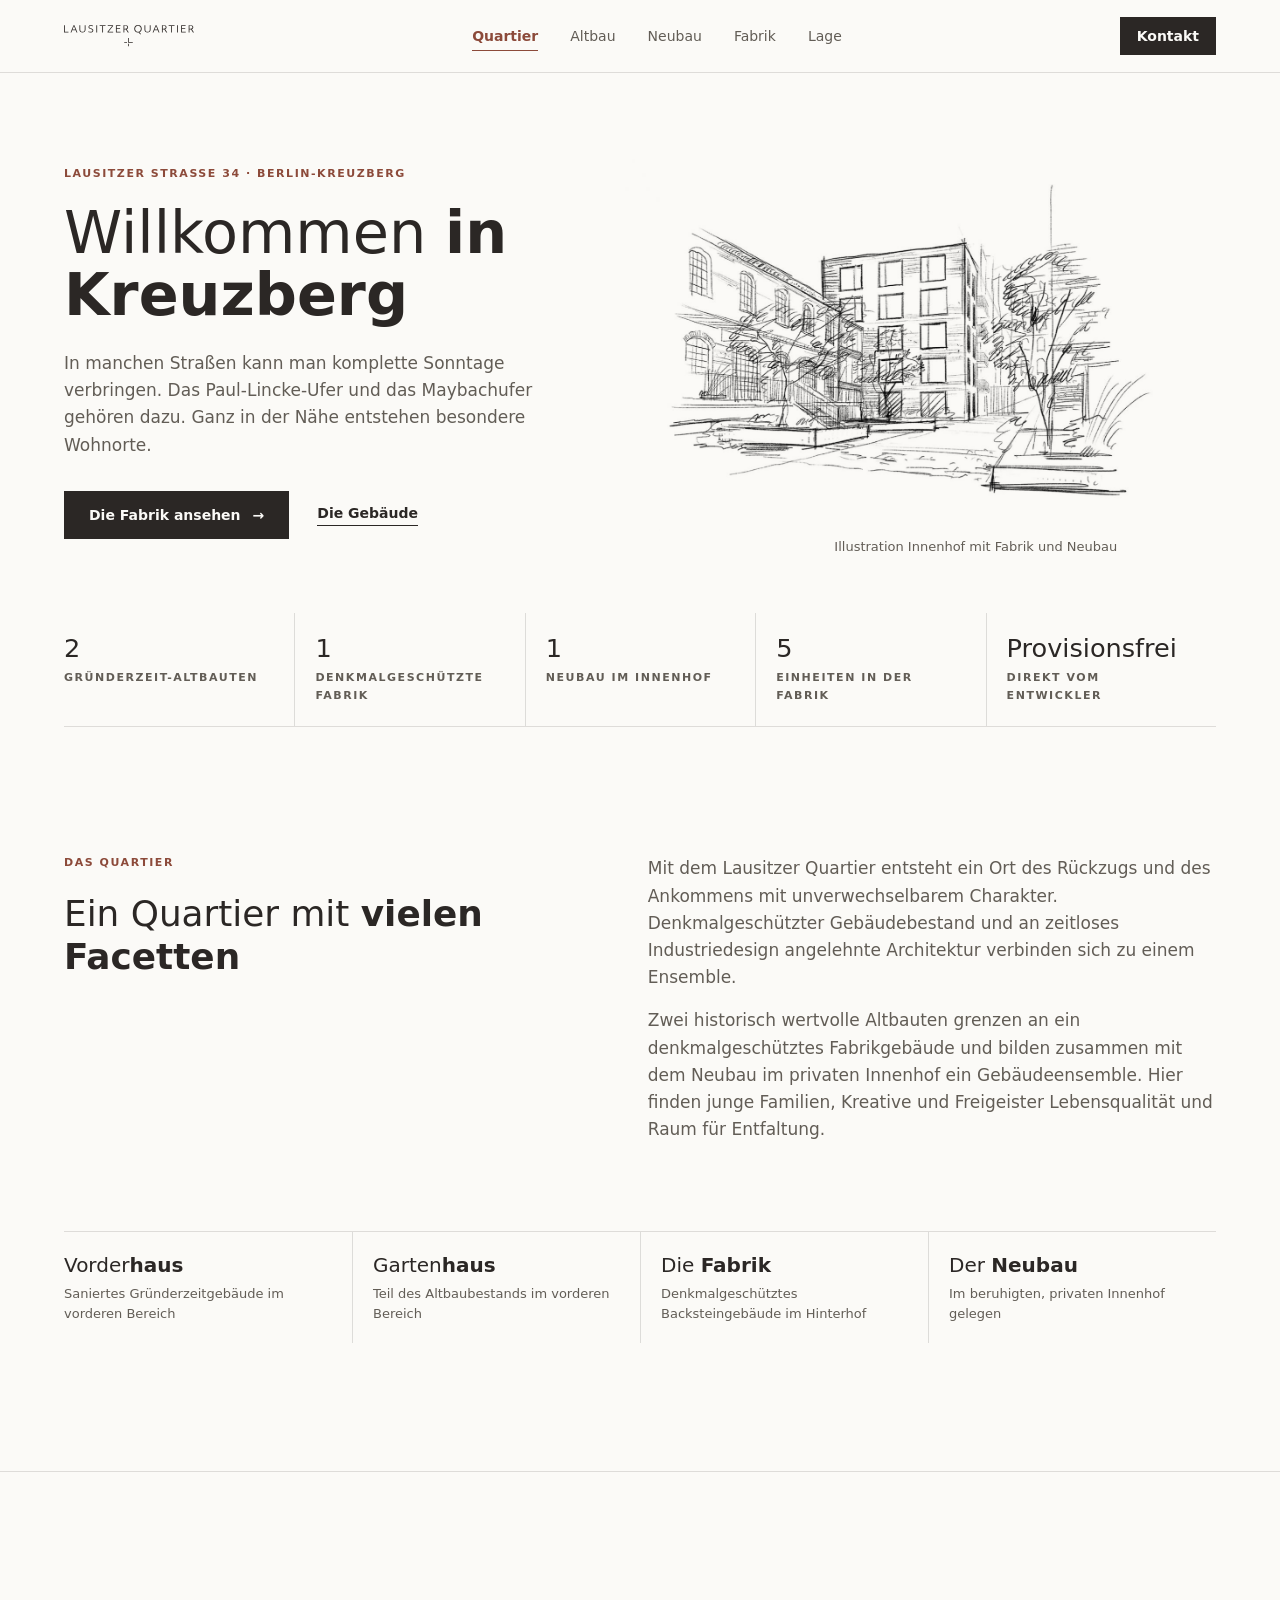
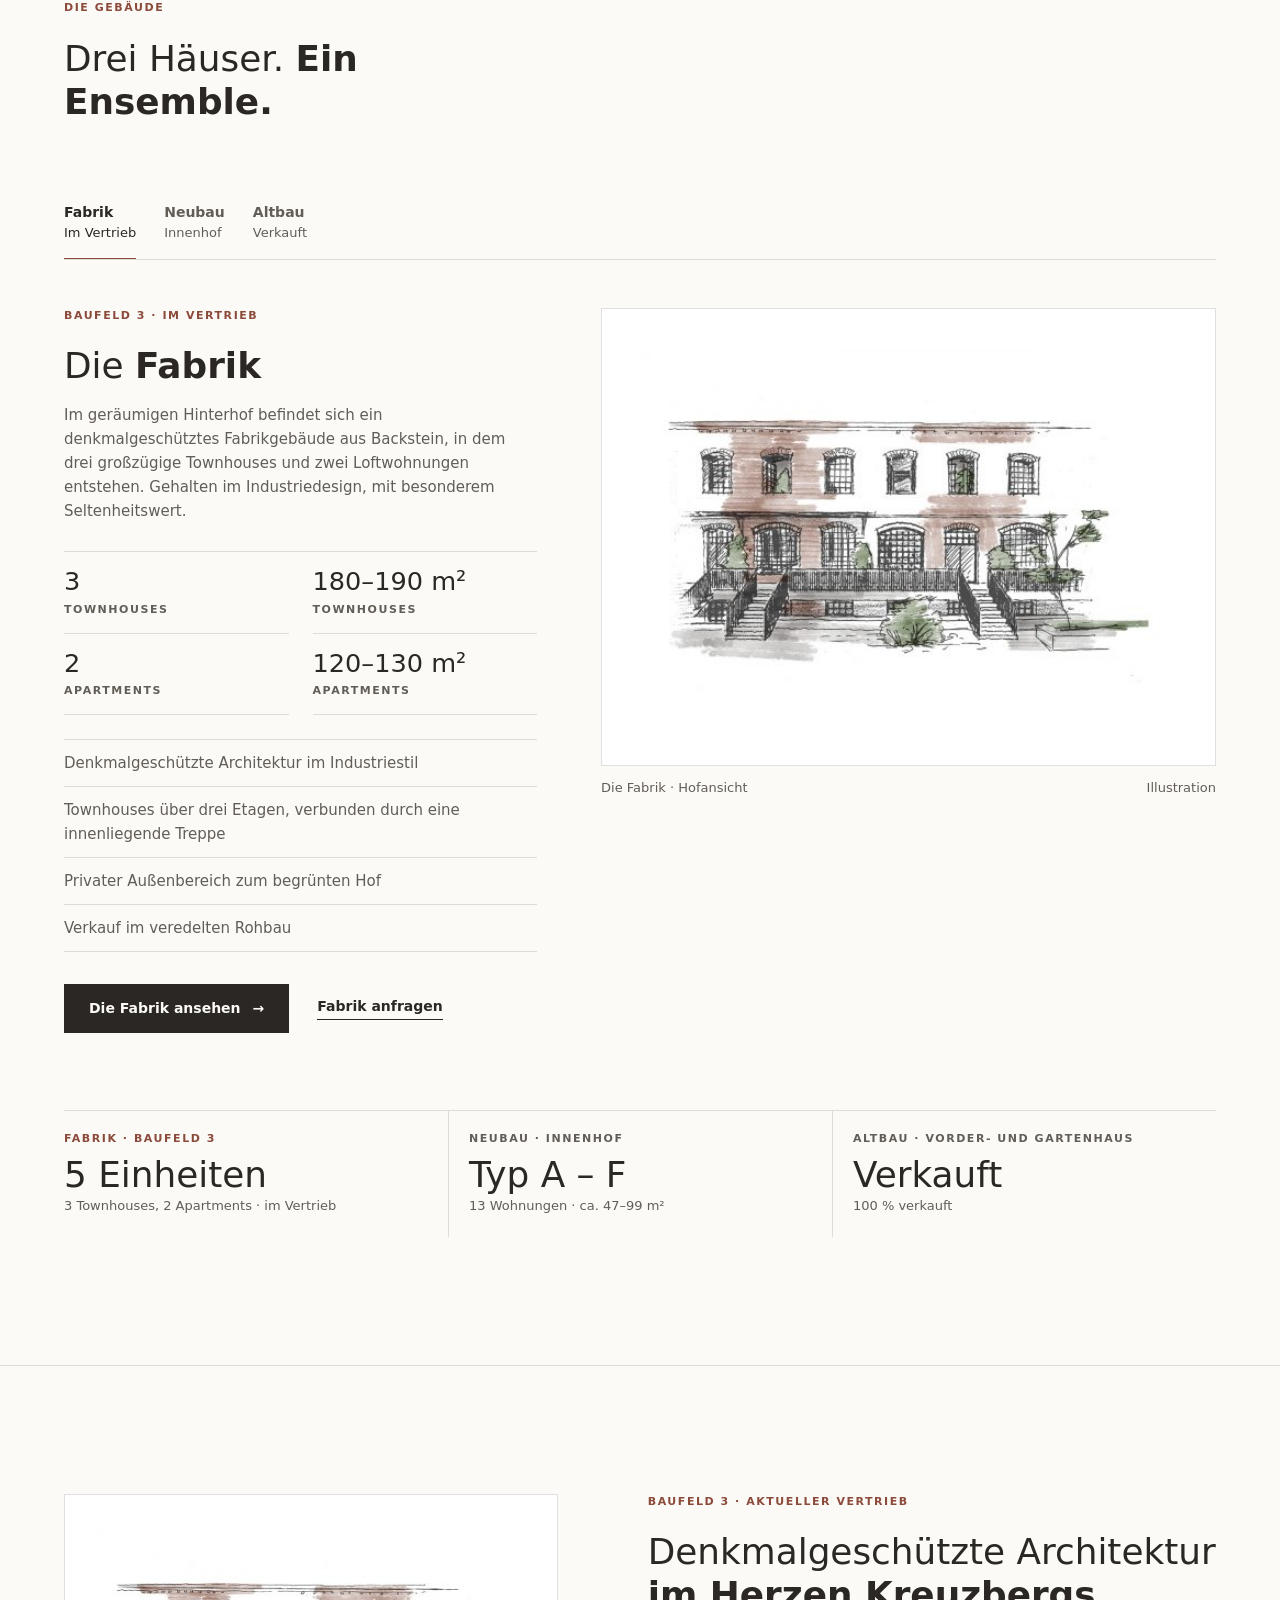
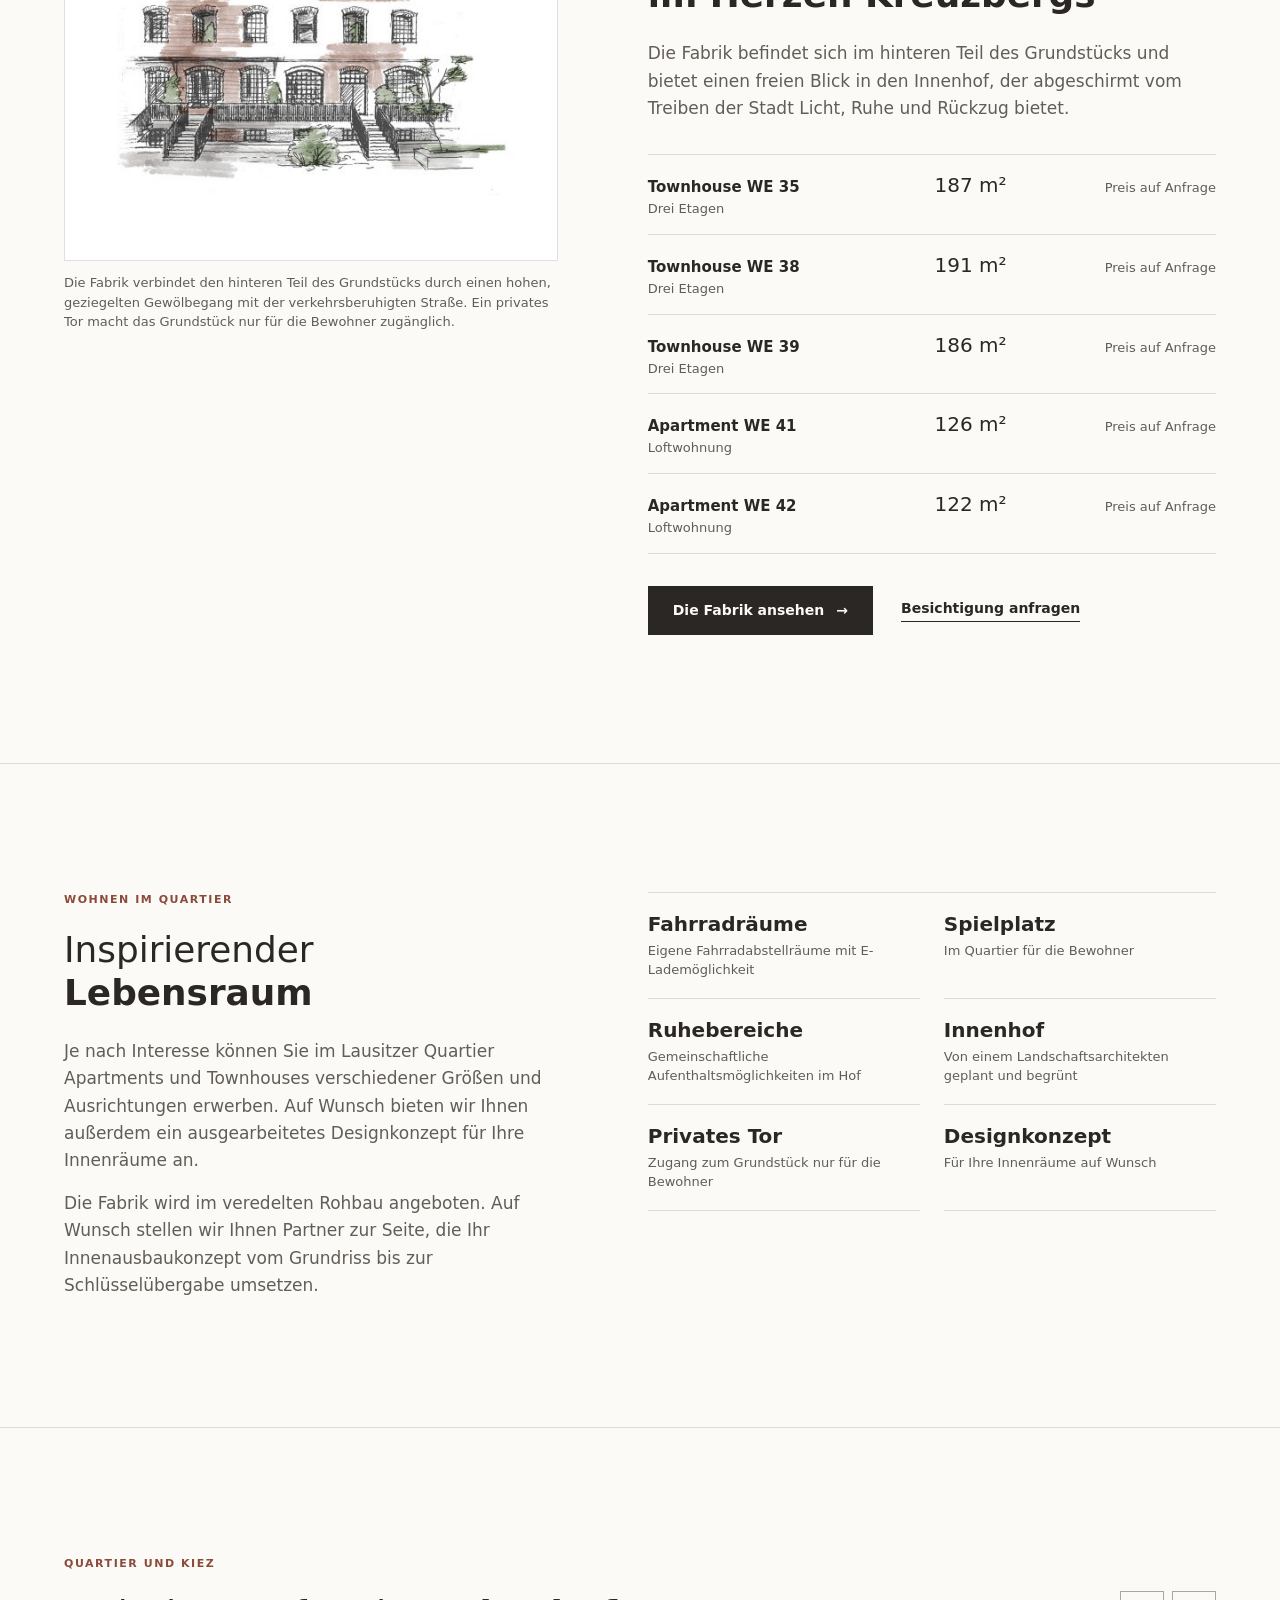
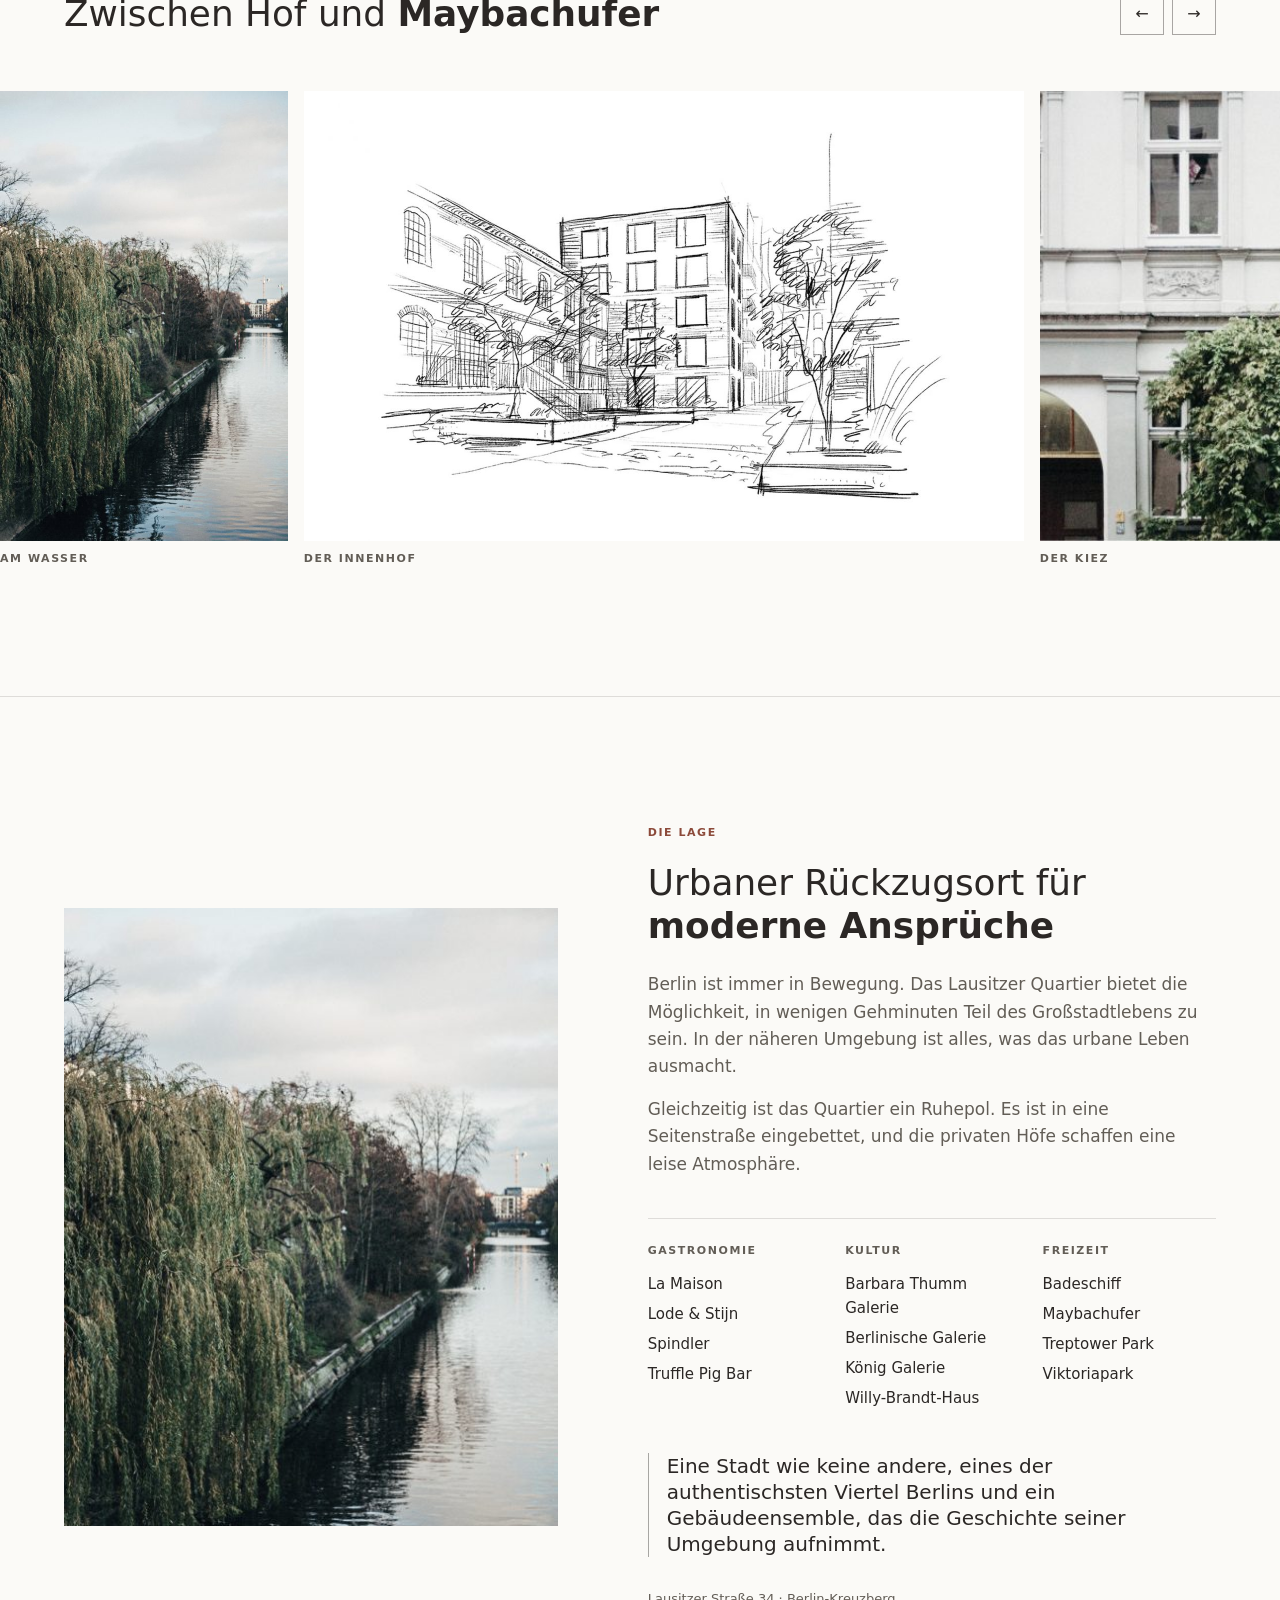
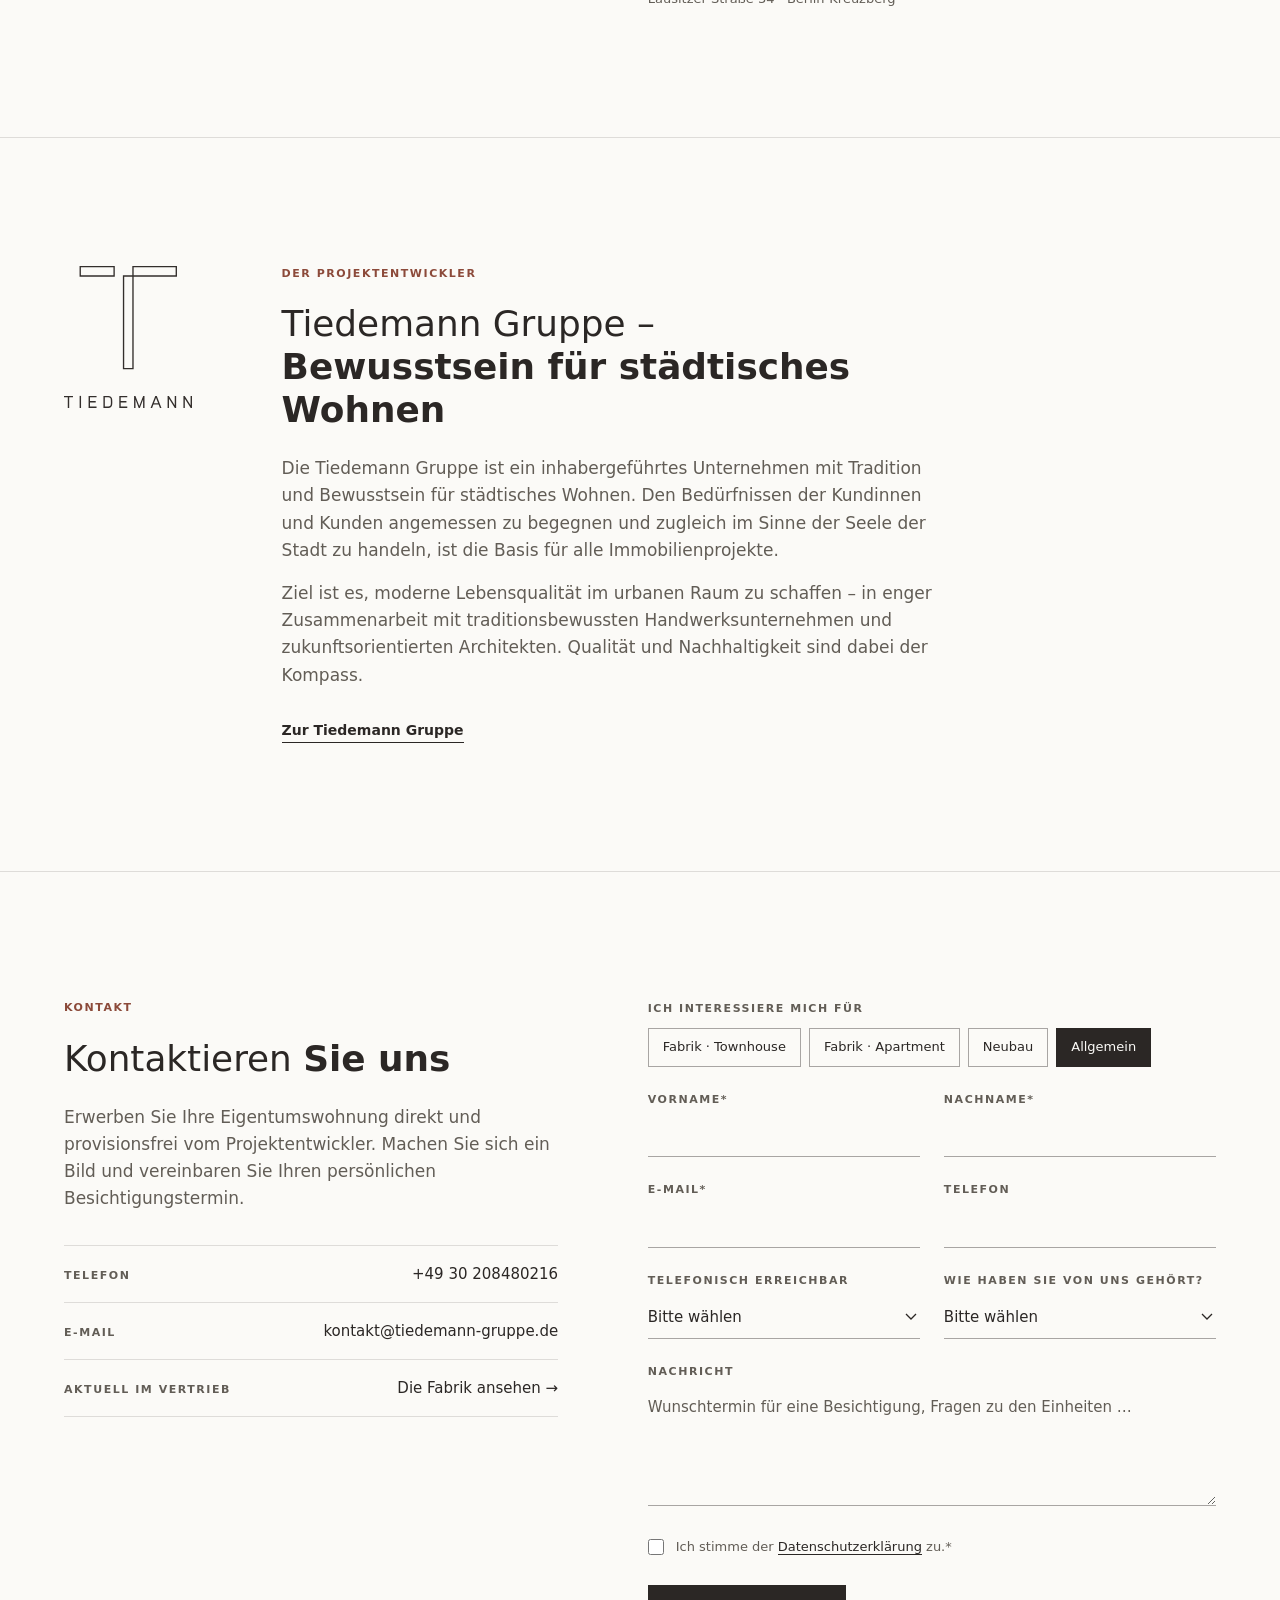
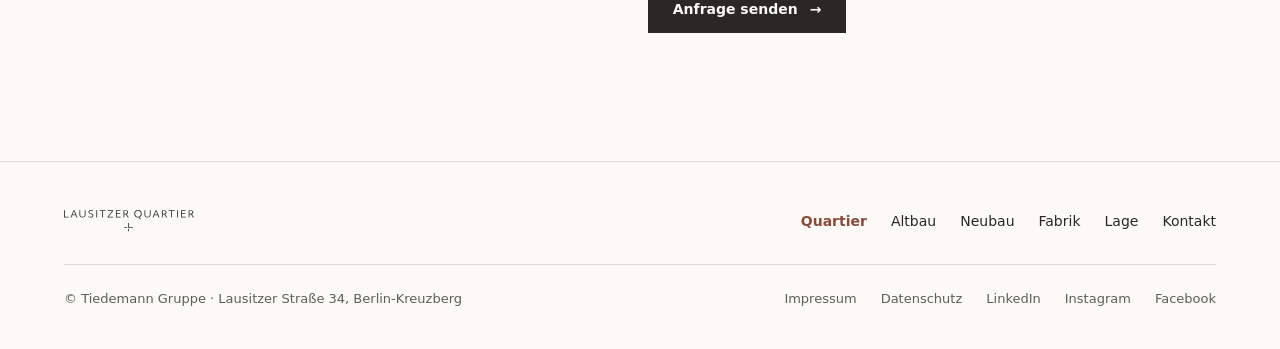
<file: index.html>
<!DOCTYPE html>
<html lang="de">
<head>
<meta charset="utf-8">
<meta name="viewport" content="width=device-width, initial-scale=1">
<title>Lausitzer Quartier – Wohnen in Berlin-Kreuzberg</title>
<meta name="description" content="Lausitzer Quartier in Berlin-Kreuzberg: zwei Gründerzeit-Altbauten, eine denkmalgeschützte Fabrik und ein Neubau im privaten Innenhof. Provisionsfrei direkt vom Projektentwickler, der Tiedemann Gruppe.">
<meta name="theme-color" content="#fbfaf7">
<link rel="stylesheet" href="assets/lq.css">
<style>
/* Startseite */
.hero { padding-block: clamp(40px, 6vw, 88px) 0; }
.hero-grid { display: grid; grid-template-columns: minmax(0, 1fr) minmax(0, 1.25fr); gap: clamp(24px, 4vw, 64px); align-items: center; }
.hero h1 { max-width: 12ch; }
.hero .lead { margin-top: 24px; max-width: 48ch; }
.hero-img img { width: 100%; height: auto; mix-blend-mode: multiply; }
.hero-img figcaption { margin-top: 6px; text-align: right; }
@media (max-width: 900px) { .hero-grid { grid-template-columns: 1fr; } }

.statement { max-width: 20ch; }
.ensemble { display: grid; grid-template-columns: repeat(4, minmax(0, 1fr)); margin-top: clamp(48px, 7vw, 88px); border-top: 1px solid var(--rule); }
.ensemble div { padding: 20px 20px 20px 0; }
.ensemble div + div { padding-left: 20px; border-left: 1px solid var(--rule); }
.ensemble p { font-size: var(--fs-small); line-height: 1.5; color: var(--muted); margin-top: 6px; }
@media (max-width: 860px) {
  .ensemble { grid-template-columns: 1fr 1fr; }
  .ensemble div, .ensemble div + div { padding: 16px 12px 16px 0; border-left: 0; border-bottom: 1px solid var(--rule); }
  .ensemble div:nth-child(even) { padding-left: 16px; border-left: 1px solid var(--rule); }
}

.unit { display: grid; grid-template-columns: minmax(0, 1fr) minmax(0, 1.3fr); gap: clamp(32px, 5vw, 80px); align-items: start; }
.unit h3 { font-size: var(--fs-h1); line-height: 1.2; }
.unit .text { margin-top: 16px; }
@media (max-width: 900px) { .unit { grid-template-columns: 1fr; } .unit > div:last-child { order: -1; } }

.compare { display: grid; grid-template-columns: repeat(3, minmax(0, 1fr)); margin-top: clamp(48px, 6vw, 80px); border-top: 1px solid var(--rule); }
.compare button { text-align: left; background: none; border: 0; padding: 20px 20px 20px 0; cursor: pointer; }
.compare button + button { padding-left: 20px; border-left: 1px solid var(--rule); }
.compare button[aria-pressed="true"] .meta { color: var(--accent); }
.compare button:hover .c-size { color: var(--accent); }
.c-size, .c-sub { display: block; }
.c-size { font-weight: 300; font-size: var(--fs-h1); line-height: 1.2; margin-top: 6px; transition: color .2s; }
.c-sub { font-size: var(--fs-small); color: var(--muted); }
@media (max-width: 900px) {
  .compare { grid-template-columns: 1fr; }
  .compare button, .compare button + button { padding: 16px 0; border-left: 0; border-bottom: 1px solid var(--rule); }
}

.fab-img { background: #fff; border: 1px solid var(--rule); padding: clamp(12px, 2vw, 24px); cursor: zoom-in; }
.fab-img img { width: 100%; height: auto; }
.units-list { list-style: none; margin-top: 32px; border-top: 1px solid var(--rule); }
.units-list li { display: grid; grid-template-columns: minmax(0, 1.4fr) auto minmax(0, 1fr); gap: 16px; align-items: baseline; padding: 14px 0; border-bottom: 1px solid var(--rule); }
.units-list .u { font-weight: 600; }
.units-list .u small { display: block; font-weight: 400; font-size: var(--fs-small); color: var(--muted); }
.units-list .s { font-weight: 300; font-size: var(--fs-h2); }
.units-list .p { font-size: var(--fs-small); color: var(--muted); text-align: right; }

.life-facts { display: grid; grid-template-columns: 1fr 1fr; gap: 0 24px; border-top: 1px solid var(--rule); }
.life-facts div { padding: 18px 0; border-bottom: 1px solid var(--rule); }
.life-facts b { display: block; font-weight: 600; font-size: var(--fs-h2); line-height: 1.3; }
.life-facts span { display: block; font-size: var(--fs-small); line-height: 1.5; color: var(--muted); margin-top: 4px; }
@media (max-width: 480px) { .life-facts { grid-template-columns: 1fr; } }

.view { padding-bottom: 0; }
.rail-head { display: flex; justify-content: space-between; align-items: flex-end; gap: 24px; flex-wrap: wrap; }
.rail { display: flex; gap: 16px; overflow-x: auto; scroll-snap-type: x mandatory; scrollbar-width: none; padding: clamp(40px, 5vw, 56px) var(--g) var(--sec); }
.rail::-webkit-scrollbar { display: none; }
.rail figure { flex: 0 0 auto; scroll-snap-align: start; cursor: zoom-in; max-width: calc(100vw - 2 * var(--g)); }
.rail .ph { height: clamp(260px, 50vh, 480px); overflow: hidden; background: #fff; }
.rail img { height: 100%; width: auto; max-width: none; object-fit: cover; transition: transform 1.2s var(--ease); }
.rail figure:hover img { transform: scale(1.02); }
.rail figcaption { margin-top: 10px; }
.rail-ctrl { display: flex; gap: 8px; }
.rail-ctrl button { width: 44px; height: 44px; border: 1px solid var(--rule-2); background: none; cursor: pointer; font-size: 16px; transition: border-color .2s, color .2s; }
.rail-ctrl button:hover { border-color: var(--ink); color: var(--accent); }
@media (max-width: 520px) { .rail figure { width: calc(100vw - 2 * var(--g)); } .rail .ph { height: auto; aspect-ratio: 4 / 5; } .rail img { width: 100%; height: 100%; } }

.loc-img img { width: 100%; height: auto; aspect-ratio: 4 / 5; object-fit: cover; max-height: 80vh; }
.poi { display: grid; grid-template-columns: repeat(3, minmax(0, 1fr)); gap: 24px; margin-top: 40px; padding-top: 24px; border-top: 1px solid var(--rule); }
.poi ul { list-style: none; margin-top: 10px; }
.poi li { padding: 3px 0; }
.loc-quote { margin-top: 40px; font-size: var(--fs-h2); font-weight: 300; line-height: 1.3; max-width: 40ch; padding-left: 18px; border-left: 1px solid var(--rule-2); }
.addr { margin-top: 32px; }
@media (max-width: 560px) { .poi { grid-template-columns: 1fr 1fr; } }

.dev { display: grid; grid-template-columns: auto minmax(0, 1fr); gap: clamp(32px, 7vw, 112px); align-items: start; }
.dev-logo { width: clamp(80px, 10vw, 128px); height: auto; }
.dev h2 { max-width: 26ch; }
.dev .lead:first-of-type { margin-top: 24px; }
@media (max-width: 700px) { .dev { grid-template-columns: 1fr; } }
</style>
</head>
<body>
<a class="skip" href="#main">Zum Inhalt springen</a>

<header class="nav">
  <div class="wrap nav-in">
    <a class="logo" href="index.html" aria-label="Lausitzer Quartier – Startseite"><img src="Willkommen%20in%20Kreuzberg%20-%20Lausitzer%20Quartier_files/logo-1.svg" alt="Lausitzer Quartier" width="225" height="38"></a>
    <nav class="nav-links" aria-label="Hauptnavigation">
      <ul>
        <li><a href="index.html" aria-current="page">Quartier</a></li>
        <li><a href="altbau.html">Altbau</a></li>
        <li><a href="neubau.html">Neubau</a></li>
        <li><a href="fabrik.html">Fabrik</a></li>
        <li><a href="#lage">Lage</a></li>
      </ul>
    </nav>
    <a class="btn" href="#kontakt">Kontakt</a>
  </div>
</header>

<main id="main">

<!-- HERO -->
<section class="hero" id="start">
  <div class="wrap">
    <div class="hero-grid">
      <div>
        <span class="label">Lausitzer Straße 34 · Berlin-Kreuzberg</span>
        <h1>Willkommen <em>in Kreuzberg</em></h1>
        <p class="lead">In manchen Straßen kann man komplette Sonntage verbringen. Das Paul-Lincke-Ufer und das Maybachufer gehören dazu. Ganz in der Nähe entstehen besondere Wohnorte.</p>
        <div class="actions">
          <a class="btn" href="fabrik.html">Die Fabrik ansehen <span class="arr" aria-hidden="true">→</span></a>
          <a class="tlink" href="#gebaeude">Die Gebäude</a>
        </div>
      </div>
      <figure class="hero-img">
        <img src="Willkommen%20in%20Kreuzberg%20-%20Lausitzer%20Quartier_files/Lau34_Header_Home-1400x875.jpg" alt="Zeichnung des Innenhofs im Lausitzer Quartier: links die Backsteinfabrik mit Rundbogenfenstern, in der Mitte der Neubau, davor Bäume und Pflanzbeete" width="1400" height="875" fetchpriority="high">
        <figcaption class="note">Illustration Innenhof mit Fabrik und Neubau</figcaption>
      </figure>
    </div>
    <ul class="facts" aria-label="Das Quartier in Zahlen">
      <li><b>2</b><span>Gründerzeit-Altbauten</span></li>
      <li><b>1</b><span>Denkmalgeschützte Fabrik</span></li>
      <li><b>1</b><span>Neubau im Innenhof</span></li>
      <li><b>5</b><span>Einheiten in der Fabrik</span></li>
      <li><b>Provisionsfrei</b><span>Direkt vom Entwickler</span></li>
    </ul>
  </div>
</section>

<!-- QUARTIER -->
<section id="quartier" class="no-rule">
  <div class="wrap">
    <div class="cols">
      <div>
        <span class="label">Das Quartier</span>
        <h2 class="statement">Ein Quartier mit <em>vielen Facetten</em></h2>
      </div>
      <div>
        <p class="lead">Mit dem Lausitzer Quartier entsteht ein Ort des Rückzugs und des Ankommens mit unverwechselbarem Charakter. Denkmalgeschützter Gebäudebestand und an zeitloses Industriedesign angelehnte Architektur verbinden sich zu einem Ensemble.</p>
        <p class="lead">Zwei historisch wertvolle Altbauten grenzen an ein denkmalgeschütztes Fabrikgebäude und bilden zusammen mit dem Neubau im privaten Innenhof ein Gebäudeensemble. Hier finden junge Familien, Kreative und Freigeister Lebensqualität und Raum für Entfaltung.</p>
      </div>
    </div>
    <div class="ensemble" aria-label="Die Bausteine des Ensembles">
      <div><h3>Vorder<em>haus</em></h3><p>Saniertes Gründerzeitgebäude im vorderen Bereich</p></div>
      <div><h3>Garten<em>haus</em></h3><p>Teil des Altbaubestands im vorderen Bereich</p></div>
      <div><h3>Die <em>Fabrik</em></h3><p>Denkmalgeschütztes Backsteingebäude im Hinterhof</p></div>
      <div><h3>Der <em>Neubau</em></h3><p>Im beruhigten, privaten Innenhof gelegen</p></div>
    </div>
  </div>
</section>

<!-- GEBÄUDE -->
<section id="gebaeude">
  <div class="wrap">
    <div class="head">
      <div>
        <span class="label">Die Gebäude</span>
        <h2>Drei Häuser. <em>Ein Ensemble.</em></h2>
      </div>
    </div>
    <div class="tabs" role="tablist" aria-label="Gebäude">
      <button class="tab" type="button" role="tab" id="t-fab" aria-controls="p-fab" aria-selected="true">Fabrik<small>Im Vertrieb</small></button>
      <button class="tab" type="button" role="tab" id="t-neu" aria-controls="p-neu" aria-selected="false" tabindex="-1">Neubau<small>Innenhof</small></button>
      <button class="tab" type="button" role="tab" id="t-alt" aria-controls="p-alt" aria-selected="false" tabindex="-1">Altbau<small>Verkauft</small></button>
    </div>

    <!-- Fabrik -->
    <div class="panel unit" role="tabpanel" id="p-fab" aria-labelledby="t-fab" tabindex="0">
      <div>
        <span class="label">Baufeld 3 · Im Vertrieb</span>
        <h3>Die <em>Fabrik</em></h3>
        <p class="text">Im geräumigen Hinterhof befindet sich ein denkmalgeschütztes Fabrikgebäude aus Backstein, in dem drei großzügige Townhouses und zwei Loftwohnungen entstehen. Gehalten im Industriedesign, mit besonderem Seltenheitswert.</p>
        <div class="kpis">
          <div><b>3</b><span>Townhouses</span></div>
          <div><b>180–190 m²</b><span>Townhouses</span></div>
          <div><b>2</b><span>Apartments</span></div>
          <div><b>120–130 m²</b><span>Apartments</span></div>
        </div>
        <ul class="list">
          <li>Denkmalgeschützte Architektur im Industriestil</li>
          <li>Townhouses über drei Etagen, verbunden durch eine innenliegende Treppe</li>
          <li>Privater Außenbereich zum begrünten Hof</li>
          <li>Verkauf im veredelten Rohbau</li>
        </ul>
        <div class="actions">
          <a class="btn" href="fabrik.html">Die Fabrik ansehen <span class="arr" aria-hidden="true">→</span></a>
          <a class="tlink" href="#kontakt" data-interest="fabrik-th">Fabrik anfragen</a>
        </div>
      </div>
      <div>
        <div class="plate" data-lb="Willkommen%20in%20Kreuzberg%20-%20Lausitzer%20Quartier_files/Lau34-homepage-fabrik-final-500x357.jpg" data-cap="Die Fabrik – Illustration der Hoffassade" role="button" tabindex="0" aria-label="Illustration der Fabrik vergrößern">
          <img src="Willkommen%20in%20Kreuzberg%20-%20Lausitzer%20Quartier_files/Lau34-homepage-fabrik-final-500x357.jpg" alt="Aquarellierte Zeichnung der Fabrik: Backsteinfassade mit Rundbogenfenstern, Außentreppen und Hofgrün" width="500" height="357" loading="lazy">
        </div>
        <div class="plate-meta"><span>Die Fabrik · Hofansicht</span><span>Illustration</span></div>
      </div>
    </div>

    <!-- Neubau -->
    <div class="panel unit" role="tabpanel" id="p-neu" aria-labelledby="t-neu" tabindex="0" hidden>
      <div>
        <span class="label">Im privaten Innenhof</span>
        <h3>Der <em>Neubau</em></h3>
        <p class="text">Im beruhigten Hinterhof gelegen, erwartet Sie ein moderner Neubau mit ansprechenden Wohnungsschnitten und viel Raum für Ihre Ideen. Für jede Wohnung ist zudem eine barrierefreie Grundrissoption vorhanden.</p>
        <div class="kpis">
          <div><b>13</b><span>Wohnungen</span></div>
          <div><b>Typ A – F</b><span>Wohnungstypen</span></div>
          <div><b>ca. 47–99 m²</b><span>Wohnfläche</span></div>
          <div><b>Barrierefrei</b><span>Grundrissoption</span></div>
        </div>
        <ul class="list">
          <li>Ansprechende Wohnungsschnitte mit Raum für Ihre Ideen</li>
          <li>Barrierefreie Grundrissoption für jede Wohnung</li>
          <li>Ruhige Lage im privaten Innenhof</li>
        </ul>
        <div class="actions">
          <a class="btn" href="neubau.html">Den Neubau ansehen <span class="arr" aria-hidden="true">→</span></a>
          <a class="tlink" href="#kontakt" data-interest="neubau">Neubau anfragen</a>
        </div>
      </div>
      <div>
        <div class="plate" data-lb="Willkommen%20in%20Kreuzberg%20-%20Lausitzer%20Quartier_files/Lau34-homepage-FINAL-500x357.jpg" data-cap="Der Neubau im Innenhof – Illustration" role="button" tabindex="0" aria-label="Illustration des Neubaus vergrößern">
          <img src="Willkommen%20in%20Kreuzberg%20-%20Lausitzer%20Quartier_files/Lau34-homepage-FINAL-500x357.jpg" alt="Aquarellierte Zeichnung des Neubaus im Innenhof, links die Fabrik, Bäume im Vordergrund" width="500" height="357" loading="lazy">
        </div>
        <div class="plate-meta"><span>Der Neubau · Blick in den Innenhof</span><span>Illustration</span></div>
      </div>
    </div>

    <!-- Altbau -->
    <div class="panel unit" role="tabpanel" id="p-alt" aria-labelledby="t-alt" tabindex="0" hidden>
      <div>
        <span class="label">100 % verkauft</span>
        <h3>Der <em>Altbau</em></h3>
        <p class="text">Der großzügige Altbaubestand im vorderen Bereich teilt sich in Vorder- und Gartenhaus und bietet neben verschiedenen Wohnungstypen im klassischen Altbaustil auch ein ausgebautes Dachgeschoss mit hellen Räumen und Weitblick.</p>
        <div class="kpis">
          <div><b>2</b><span>Gründerzeitbauten</span></div>
          <div><b>Saniert</b><span>Bestand</span></div>
          <div><b>Vorderhaus</b><span>Verkauft</span></div>
          <div><b>Gartenhaus</b><span>Verkauft</span></div>
        </div>
        <ul class="list">
          <li>Wohnungstypen im klassischen Altbaustil</li>
          <li>Ausgebautes Dachgeschoss mit hellen Räumen</li>
          <li>Alle Einheiten in Vorder- und Gartenhaus sind verkauft</li>
        </ul>
        <div class="actions">
          <a class="btn" href="altbau.html">Den Altbau ansehen <span class="arr" aria-hidden="true">→</span></a>
          <a class="tlink" href="fabrik.html">Verfügbar: Die Fabrik</a>
        </div>
      </div>
      <div>
        <div class="plate" data-lb="Willkommen%20in%20Kreuzberg%20-%20Lausitzer%20Quartier_files/Lau34-homepage-altbau-alternative-500x357.jpg" data-cap="Der Altbau – Illustration der Straßenfassade" role="button" tabindex="0" aria-label="Illustration des Altbaus vergrößern">
          <img src="Willkommen%20in%20Kreuzberg%20-%20Lausitzer%20Quartier_files/Lau34-homepage-altbau-alternative-500x357.jpg" alt="Aquarellierte Zeichnung des Gründerzeit-Altbaus mit Erker, Ladenzone und Straßenbaum" width="500" height="357" loading="lazy">
        </div>
        <div class="plate-meta"><span>Der Altbau · Straßenansicht</span><span>Illustration</span></div>
      </div>
    </div>

    <div class="compare" aria-label="Gebäude im Überblick">
      <button type="button" data-go="t-fab" aria-pressed="true"><span class="meta">Fabrik · Baufeld 3</span><span class="c-size">5 Einheiten</span><span class="c-sub">3 Townhouses, 2 Apartments · im Vertrieb</span></button>
      <button type="button" data-go="t-neu" aria-pressed="false"><span class="meta">Neubau · Innenhof</span><span class="c-size">Typ A – F</span><span class="c-sub">13 Wohnungen · ca. 47–99 m²</span></button>
      <button type="button" data-go="t-alt" aria-pressed="false"><span class="meta">Altbau · Vorder- und Gartenhaus</span><span class="c-size">Verkauft</span><span class="c-sub">100 % verkauft</span></button>
    </div>
  </div>
</section>

<!-- FABRIK -->
<section id="fabrik">
  <div class="wrap cols">
    <div>
      <figure class="fab-img" data-lb="Willkommen%20in%20Kreuzberg%20-%20Lausitzer%20Quartier_files/Lau34-homepage-fabrik-final-500x357.jpg" data-cap="Die Fabrik – Illustration der Hoffassade" role="button" tabindex="0" aria-label="Illustration der Fabrik vergrößern">
        <img src="Willkommen%20in%20Kreuzberg%20-%20Lausitzer%20Quartier_files/Lau34-homepage-fabrik-final-500x357.jpg" alt="Aquarellierte Zeichnung der denkmalgeschützten Fabrik mit Rundbogenfenstern und Außentreppen" width="500" height="357" loading="lazy">
      </figure>
      <p class="note" style="margin-top: 12px;">Die Fabrik verbindet den hinteren Teil des Grundstücks durch einen hohen, geziegelten Gewölbegang mit der verkehrsberuhigten Straße. Ein privates Tor macht das Grundstück nur für die Bewohner zugänglich.</p>
    </div>
    <div>
      <span class="label">Baufeld 3 · Aktueller Vertrieb</span>
      <h2>Denkmalgeschützte Architektur <em>im Herzen Kreuzbergs</em></h2>
      <p class="lead" style="margin-top: 24px;">Die Fabrik befindet sich im hinteren Teil des Grundstücks und bietet einen freien Blick in den Innenhof, der abgeschirmt vom Treiben der Stadt Licht, Ruhe und Rückzug bietet.</p>
      <ul class="units-list" aria-label="Wohneinheiten in der Fabrik">
        <li><span class="u">Townhouse WE 35<small>Drei Etagen</small></span><span class="s">187 m²</span><span class="p">Preis auf Anfrage</span></li>
        <li><span class="u">Townhouse WE 38<small>Drei Etagen</small></span><span class="s">191 m²</span><span class="p">Preis auf Anfrage</span></li>
        <li><span class="u">Townhouse WE 39<small>Drei Etagen</small></span><span class="s">186 m²</span><span class="p">Preis auf Anfrage</span></li>
        <li><span class="u">Apartment WE 41<small>Loftwohnung</small></span><span class="s">126 m²</span><span class="p">Preis auf Anfrage</span></li>
        <li><span class="u">Apartment WE 42<small>Loftwohnung</small></span><span class="s">122 m²</span><span class="p">Preis auf Anfrage</span></li>
      </ul>
      <div class="actions">
        <a class="btn" href="fabrik.html">Die Fabrik ansehen <span class="arr" aria-hidden="true">→</span></a>
        <a class="tlink" href="#kontakt" data-interest="fabrik-th">Besichtigung anfragen</a>
      </div>
    </div>
  </div>
</section>

<!-- LEBENSRAUM -->
<section id="lebensraum">
  <div class="wrap cols">
    <div>
      <span class="label">Wohnen im Quartier</span>
      <h2>Inspirierender <em>Lebensraum</em></h2>
      <p class="lead" style="margin-top: 24px;">Je nach Interesse können Sie im Lausitzer Quartier Apartments und Townhouses verschiedener Größen und Ausrichtungen erwerben. Auf Wunsch bieten wir Ihnen außerdem ein ausgearbeitetes Designkonzept für Ihre Innenräume an.</p>
      <p class="lead">Die Fabrik wird im veredelten Rohbau angeboten. Auf Wunsch stellen wir Ihnen Partner zur Seite, die Ihr Innenausbaukonzept vom Grundriss bis zur Schlüsselübergabe umsetzen.</p>
    </div>
    <div class="life-facts">
      <div><b>Fahrradräume</b><span>Eigene Fahrradabstellräume mit E-Lademöglichkeit</span></div>
      <div><b>Spielplatz</b><span>Im Quartier für die Bewohner</span></div>
      <div><b>Ruhebereiche</b><span>Gemeinschaftliche Aufenthaltsmöglichkeiten im Hof</span></div>
      <div><b>Innenhof</b><span>Von einem Landschaftsarchitekten geplant und begrünt</span></div>
      <div><b>Privates Tor</b><span>Zugang zum Grundstück nur für die Bewohner</span></div>
      <div><b>Designkonzept</b><span>Für Ihre Innenräume auf Wunsch</span></div>
    </div>
  </div>
</section>

<!-- GALERIE -->
<section class="view" id="galerie">
  <div class="wrap rail-head">
    <div>
      <span class="label">Quartier und Kiez</span>
      <h2>Zwischen Hof und <em>Maybachufer</em></h2>
    </div>
    <div class="rail-ctrl">
      <button type="button" id="railPrev" aria-label="Galerie zurück">←</button>
      <button type="button" id="railNext" aria-label="Galerie weiter">→</button>
    </div>
  </div>
  <div class="rail" id="rail" tabindex="0" aria-label="Bildergalerie">
    <figure data-g="1" data-lb="Willkommen%20in%20Kreuzberg%20-%20Lausitzer%20Quartier_files/lausitzerquartier_berlin1-500x782.jpg" data-cap="Am Kanal in Kreuzberg" role="button" tabindex="0" aria-label="Bild vergrößern: Am Kanal in Kreuzberg"><div class="ph"><img src="Willkommen%20in%20Kreuzberg%20-%20Lausitzer%20Quartier_files/lausitzerquartier_berlin1-500x782.jpg" alt="Trauerweiden am Ufer des Kanals in Kreuzberg" width="500" height="782" loading="lazy"></div><figcaption class="meta">Am Wasser</figcaption></figure>
    <figure data-g="1" data-lb="Willkommen%20in%20Kreuzberg%20-%20Lausitzer%20Quartier_files/Lau34_Header_Home-1400x875.jpg" data-cap="Illustration Innenhof mit Fabrik und Neubau" role="button" tabindex="0" aria-label="Bild vergrößern: Illustration Innenhof"><div class="ph"><img src="Willkommen%20in%20Kreuzberg%20-%20Lausitzer%20Quartier_files/Lau34_Header_Home-1400x875.jpg" alt="Bleistiftzeichnung des Innenhofs mit Fabrik und Neubau" width="1400" height="875" loading="lazy"></div><figcaption class="meta">Der Innenhof</figcaption></figure>
    <figure data-g="1" data-lb="Willkommen%20in%20Kreuzberg%20-%20Lausitzer%20Quartier_files/lausitzerquartier_berlin2-500x422.jpg" data-cap="Gründerzeitfassade in Kreuzberg" role="button" tabindex="0" aria-label="Bild vergrößern: Gründerzeitfassade"><div class="ph"><img src="Willkommen%20in%20Kreuzberg%20-%20Lausitzer%20Quartier_files/lausitzerquartier_berlin2-500x422.jpg" alt="Helle Gründerzeitfassade mit Stuck, davor üppiges Grün" width="500" height="422" loading="lazy"></div><figcaption class="meta">Der Kiez</figcaption></figure>
    <figure data-g="1" data-lb="Willkommen%20in%20Kreuzberg%20-%20Lausitzer%20Quartier_files/Lau34-homepage-FINAL-500x357.jpg" data-cap="Der Neubau im Innenhof – Illustration" role="button" tabindex="0" aria-label="Bild vergrößern: Neubau"><div class="ph"><img src="Willkommen%20in%20Kreuzberg%20-%20Lausitzer%20Quartier_files/Lau34-homepage-FINAL-500x357.jpg" alt="Aquarellierte Zeichnung des Neubaus im Innenhof" width="500" height="357" loading="lazy"></div><figcaption class="meta">Neubau</figcaption></figure>
    <figure data-g="1" data-lb="Willkommen%20in%20Kreuzberg%20-%20Lausitzer%20Quartier_files/Lau34-homepage-fabrik-final-500x357.jpg" data-cap="Die Fabrik – Illustration der Hoffassade" role="button" tabindex="0" aria-label="Bild vergrößern: Fabrik"><div class="ph"><img src="Willkommen%20in%20Kreuzberg%20-%20Lausitzer%20Quartier_files/Lau34-homepage-fabrik-final-500x357.jpg" alt="Aquarellierte Zeichnung der Fabrik" width="500" height="357" loading="lazy"></div><figcaption class="meta">Fabrik</figcaption></figure>
    <figure data-g="1" data-lb="Willkommen%20in%20Kreuzberg%20-%20Lausitzer%20Quartier_files/Lau34-homepage-altbau-alternative-500x357.jpg" data-cap="Der Altbau – Illustration der Straßenfassade" role="button" tabindex="0" aria-label="Bild vergrößern: Altbau"><div class="ph"><img src="Willkommen%20in%20Kreuzberg%20-%20Lausitzer%20Quartier_files/Lau34-homepage-altbau-alternative-500x357.jpg" alt="Aquarellierte Zeichnung des Altbaus" width="500" height="357" loading="lazy"></div><figcaption class="meta">Altbau</figcaption></figure>
  </div>
</section>

<!-- LAGE -->
<section id="lage">
  <div class="wrap cols center">
    <div class="loc-img"><img src="Willkommen%20in%20Kreuzberg%20-%20Lausitzer%20Quartier_files/lausitzerquartier_berlin1-500x782.jpg" alt="Kanalufer in Kreuzberg mit Trauerweiden" width="500" height="782" loading="lazy"></div>
    <div>
      <span class="label">Die Lage</span>
      <h2>Urbaner Rückzugsort für <em>moderne Ansprüche</em></h2>
      <p class="lead" style="margin-top: 24px;">Berlin ist immer in Bewegung. Das Lausitzer Quartier bietet die Möglichkeit, in wenigen Gehminuten Teil des Großstadtlebens zu sein. In der näheren Umgebung ist alles, was das urbane Leben ausmacht.</p>
      <p class="lead">Gleichzeitig ist das Quartier ein Ruhepol. Es ist in eine Seitenstraße eingebettet, und die privaten Höfe schaffen eine leise Atmosphäre.</p>
      <div class="poi">
        <div><h3 class="meta">Gastronomie</h3><ul><li>La Maison</li><li>Lode &amp; Stijn</li><li>Spindler</li><li>Truffle Pig Bar</li></ul></div>
        <div><h3 class="meta">Kultur</h3><ul><li>Barbara Thumm Galerie</li><li>Berlinische Galerie</li><li>König Galerie</li><li>Willy-Brandt-Haus</li></ul></div>
        <div><h3 class="meta">Freizeit</h3><ul><li>Badeschiff</li><li>Maybachufer</li><li>Treptower Park</li><li>Viktoriapark</li></ul></div>
      </div>
      <blockquote class="loc-quote">Eine Stadt wie keine andere, eines der authentischsten Viertel Berlins und ein Gebäudeensemble, das die Geschichte <em>seiner Umgebung aufnimmt.</em></blockquote>
      <p class="note addr">Lausitzer Straße 34 · Berlin-Kreuzberg</p>
    </div>
  </div>
</section>

<!-- ENTWICKLER -->
<section id="entwickler">
  <div class="wrap dev">
    <img class="dev-logo" src="Willkommen%20in%20Kreuzberg%20-%20Lausitzer%20Quartier_files/tiedemann.svg" alt="Tiedemann Gruppe" width="150" height="167" loading="lazy">
    <div>
      <span class="label">Der Projektentwickler</span>
      <h2>Tiedemann Gruppe – <em>Bewusstsein für städtisches Wohnen</em></h2>
      <p class="lead">Die Tiedemann Gruppe ist ein inhabergeführtes Unternehmen mit Tradition und Bewusstsein für städtisches Wohnen. Den Bedürfnissen der Kundinnen und Kunden angemessen zu begegnen und zugleich im Sinne der Seele der Stadt zu handeln, ist die Basis für alle Immobilienprojekte.</p>
      <p class="lead">Ziel ist es, moderne Lebensqualität im urbanen Raum zu schaffen – in enger Zusammenarbeit mit traditionsbewussten Handwerksunternehmen und zukunftsorientierten Architekten. Qualität und Nachhaltigkeit sind dabei der Kompass.</p>
      <div class="actions"><a class="tlink" href="https://www.tiedemann-gruppe.de" target="_blank" rel="noopener">Zur Tiedemann Gruppe</a></div>
    </div>
  </div>
</section>

<!-- KONTAKT -->
<section id="kontakt">
  <div class="wrap cols">
    <div>
      <span class="label">Kontakt</span>
      <h2>Kontaktieren <em>Sie uns</em></h2>
      <p class="lead" style="margin-top: 24px;">Erwerben Sie Ihre Eigentumswohnung direkt und provisionsfrei vom Projektentwickler. Machen Sie sich ein Bild und vereinbaren Sie Ihren persönlichen Besichtigungstermin.</p>
      <ul class="clist">
        <li><a href="tel:+4930208480216"><span>Telefon</span><b>+49 30 208480216</b></a></li>
        <li><a href="mailto:kontakt@tiedemann-gruppe.de"><span>E-Mail</span><b>kontakt@tiedemann-gruppe.de</b></a></li>
        <li><a href="fabrik.html"><span>Aktuell im Vertrieb</span><b>Die Fabrik ansehen →</b></a></li>
      </ul>
    </div>
    <form class="form" id="form" action="#" method="post">
      <fieldset class="f">
        <legend>Ich interessiere mich für</legend>
        <div class="chips" id="chips">
          <label><input type="radio" name="interesse" value="Fabrik Townhouse" data-key="fabrik-th"><span>Fabrik · Townhouse</span></label>
          <label><input type="radio" name="interesse" value="Fabrik Apartment" data-key="fabrik-ap"><span>Fabrik · Apartment</span></label>
          <label><input type="radio" name="interesse" value="Neubau" data-key="neubau"><span>Neubau</span></label>
          <label><input type="radio" name="interesse" value="Allgemeine Anfrage" data-key="info" checked><span>Allgemein</span></label>
        </div>
      </fieldset>
      <div class="f-row">
        <div class="f"><label for="vorname">Vorname*</label><input type="text" id="vorname" name="vorname" autocomplete="given-name" required></div>
        <div class="f"><label for="nachname">Nachname*</label><input type="text" id="nachname" name="nachname" autocomplete="family-name" required></div>
      </div>
      <div class="f-row">
        <div class="f"><label for="email">E-Mail*</label><input type="email" id="email" name="email" autocomplete="email" required></div>
        <div class="f"><label for="tel">Telefon</label><input type="tel" id="tel" name="telefon" autocomplete="tel"></div>
      </div>
      <div class="f-row">
        <div class="f">
          <label for="zeit">Telefonisch erreichbar</label>
          <select id="zeit" name="erreichbarkeit">
            <option value="">Bitte wählen</option>
            <option>9–10 Uhr</option><option>10–11 Uhr</option><option>11–12 Uhr</option><option>12–13 Uhr</option><option>13–14 Uhr</option><option>14–15 Uhr</option><option>15–16 Uhr</option><option>16–17 Uhr</option><option>17–18 Uhr</option>
          </select>
        </div>
        <div class="f">
          <label for="quelle">Wie haben Sie von uns gehört?</label>
          <select id="quelle" name="herkunft">
            <option value="">Bitte wählen</option>
            <option>Bauschild</option><option>Facebook</option><option>Google</option><option>Immobilienportal</option><option>Instagram</option><option>LinkedIn</option><option>Magazin/Zeitschrift</option><option>Veranstaltung</option><option>Weiterempfehlung</option>
          </select>
        </div>
      </div>
      <div class="f"><label for="msg">Nachricht</label><textarea id="msg" name="nachricht" placeholder="Wunschtermin für eine Besichtigung, Fragen zu den Einheiten …"></textarea></div>
      <label class="consent"><input type="checkbox" name="datenschutz" required> <span>Ich stimme der <a href="https://www.lausitzerquartier.de/datenschutz/" target="_blank" rel="noopener">Datenschutzerklärung</a> zu.*</span></label>
      <button class="btn" type="submit">Anfrage senden <span class="arr" aria-hidden="true">→</span></button>
    </form>
  </div>
</section>

</main>

<footer class="foot">
  <div class="wrap">
    <div class="foot-top">
      <a class="logo" href="index.html" aria-label="Lausitzer Quartier – Startseite"><img src="Willkommen%20in%20Kreuzberg%20-%20Lausitzer%20Quartier_files/logo-1.svg" alt="Lausitzer Quartier" width="225" height="38" loading="lazy"></a>
      <nav aria-label="Gebäude">
        <a href="index.html" aria-current="page">Quartier</a>
        <a href="altbau.html">Altbau</a>
        <a href="neubau.html">Neubau</a>
        <a href="fabrik.html">Fabrik</a>
        <a href="#lage">Lage</a>
        <a href="#kontakt">Kontakt</a>
      </nav>
    </div>
    <div class="foot-bottom">
      <span>© <a href="https://www.tiedemann-gruppe.de" target="_blank" rel="noopener">Tiedemann Gruppe</a> · Lausitzer Straße 34, Berlin-Kreuzberg</span>
      <nav aria-label="Rechtliches und Social Media">
        <a href="https://www.lausitzerquartier.de/impressum/">Impressum</a>
        <a href="https://www.lausitzerquartier.de/datenschutz/">Datenschutz</a>
        <a href="https://www.linkedin.com/company/tiedemann-gruppe/" target="_blank" rel="noopener">LinkedIn</a>
        <a href="https://www.instagram.com/tiedemann_gruppe/" target="_blank" rel="noopener">Instagram</a>
        <a href="https://www.facebook.com/tiedemanngruppe" target="_blank" rel="noopener">Facebook</a>
      </nav>
    </div>
  </div>
</footer>

<div class="lb" id="lb" role="dialog" aria-modal="true" aria-label="Bildansicht" aria-hidden="true">
  <button class="lb-btn lb-x" id="lbX" type="button" aria-label="Schließen">×</button>
  <button class="lb-btn lb-prev" id="lbPrev" type="button" aria-label="Vorheriges Bild">←</button>
  <button class="lb-btn lb-next" id="lbNext" type="button" aria-label="Nächstes Bild">→</button>
  <figure><img id="lbImg" alt=""><p id="lbCap"></p></figure>
</div>

<script src="assets/lq.js"></script>
</body>
</html>
</file>
<file: assets/lq.css>
/* Lausitzer Quartier – gemeinsame Gestaltung (reduzierte Fassung)
   Typografie und Form nach Tiedemann Design System:
   Segoe-UI-Stack, Titel Light 300 + SemiBold 600, keine Kursiven, Radius 0.
   Farben: Papier/Weiß und Tusche, ein gedämpfter Akzent (Backstein) nur für Labels und aktive Zustände. */

:root {
  --ink:    #2b2725;
  --muted:  #625d56;   /* >= 5.9:1 auf --white und --paper */
  --white:  #fbfaf7;
  --paper:  #f4f1ec;
  --accent: #8c4a3a;   /* >= 6.5:1 auf --white */
  --rule:   rgba(43,39,37,.14);
  --rule-2: rgba(43,39,37,.4);

  --sans: 'Segoe UI', system-ui, -apple-system, 'Helvetica Neue', Arial, sans-serif;
  --fs-display: clamp(40px, 4.6vw, 64px);
  --fs-h1: clamp(28px, 2.8vw, 40px);
  --fs-h2: 20px;
  --fs-body: 15px;
  --fs-lead: 17px;
  --fs-small: 13px;
  --fs-button: 14px;
  --fs-label: 11px;

  --g: clamp(16px, 5vw, 72px);
  --max: 1280px;
  --nav-h: 72px;
  --sec: clamp(72px, 10vw, 128px);
  --ease: cubic-bezier(.2,.7,.2,1);
}

*, *::before, *::after { box-sizing: border-box; margin: 0; padding: 0; border-radius: 0; }
html { scroll-behavior: smooth; scroll-padding-top: calc(var(--nav-h) + 16px); }
body { font-family: var(--sans); font-weight: 400; font-size: var(--fs-body); line-height: 1.6; color: var(--ink); background: var(--white); padding-top: var(--nav-h); -webkit-font-smoothing: antialiased; overflow-x: hidden; }
img { display: block; max-width: 100%; }
a { color: inherit; text-decoration: none; }
button, input, select, textarea { font: inherit; color: inherit; }
em, i, cite { font-style: normal; }
b, strong { font-weight: 600; }

h1, h2, h3, h4 { font-family: var(--sans); font-weight: 300; letter-spacing: 0; }
h1 { font-size: var(--fs-display); line-height: 1.05; }
h2 { font-size: var(--fs-h1); line-height: 1.2; }
h3 { font-size: var(--fs-h2); line-height: 1.3; }
h1 em, h2 em, h3 em, h4 em { font-style: normal; font-weight: 600; }

.wrap { max-width: var(--max); margin-inline: auto; padding-inline: var(--g); }
section { padding-block: var(--sec); }
main > section + section { border-top: 1px solid var(--rule); }
main > section.no-rule { border-top: 0; }

.label { display: block; font-size: var(--fs-label); font-weight: 600; line-height: 1.5; letter-spacing: .14em; text-transform: uppercase; color: var(--accent); margin-bottom: 20px; }
.meta { display: block; font-size: var(--fs-label); font-weight: 600; line-height: 1.5; letter-spacing: .14em; text-transform: uppercase; color: var(--muted); }
.lead { font-size: var(--fs-lead); line-height: 1.6; color: var(--muted); max-width: 62ch; }
.lead + .lead { margin-top: 16px; }
.text { color: var(--muted); max-width: 62ch; }
.text + .text { margin-top: 12px; }
.note { font-size: var(--fs-small); line-height: 1.5; color: var(--muted); max-width: 62ch; }
.vh { position: absolute; width: 1px; height: 1px; overflow: hidden; clip: rect(0 0 0 0); white-space: nowrap; }

/* Kopf einer Sektion: Titel links, Einleitung rechts */
.head { display: grid; grid-template-columns: minmax(0, 1fr) minmax(0, 1fr); gap: 24px clamp(32px, 6vw, 96px); align-items: end; margin-bottom: clamp(40px, 5vw, 64px); }
.head h2 { max-width: 18ch; }
@media (max-width: 860px) { .head { grid-template-columns: 1fr; } }

/* Zwei Spalten */
.cols { display: grid; grid-template-columns: minmax(0, 1fr) minmax(0, 1.15fr); gap: clamp(40px, 7vw, 112px); align-items: start; }
.cols.center { align-items: center; }
@media (max-width: 900px) { .cols { grid-template-columns: 1fr; } }

/* BUTTONS: genau ein Button und ein Textlink */
.btn { display: inline-flex; align-items: center; gap: 12px; font-size: var(--fs-button); font-weight: 600; line-height: 1.2; padding: 15px 24px; background: var(--ink); color: var(--white); border: 1px solid var(--ink); cursor: pointer; transition: background-color .2s, border-color .2s; }
.btn:hover { background: var(--accent); border-color: var(--accent); }
.btn .arr { transition: transform .25s var(--ease); }
.btn:hover .arr { transform: translateX(3px); }
.tlink { display: inline-flex; align-items: center; gap: 8px; font-size: var(--fs-button); font-weight: 600; line-height: 1.4; color: var(--ink); border-bottom: 1px solid currentColor; padding-bottom: 2px; transition: color .2s; }
.tlink:hover { color: var(--accent); }
.actions { display: flex; flex-wrap: wrap; align-items: center; gap: 16px 28px; margin-top: 32px; }

/* NAVIGATION */
.nav { position: fixed; inset: 0 0 auto; z-index: 80; background: rgba(251,250,247,.97); border-bottom: 1px solid var(--rule); }
.nav-in { height: var(--nav-h); display: flex; align-items: center; justify-content: space-between; gap: 24px; }
.logo img { height: 22px; width: auto; }
.nav-links ul { display: flex; gap: 32px; list-style: none; }
.nav-links a { font-size: var(--fs-button); color: var(--muted); padding-block: 6px; border-bottom: 1px solid transparent; transition: color .2s, border-color .2s; white-space: nowrap; }
.nav-links a:hover { color: var(--ink); }
.nav-links a[aria-current="page"] { color: var(--accent); font-weight: 600; border-bottom-color: var(--accent); }
.nav .btn { padding: 10px 16px; }
@media (max-width: 900px) {
  :root { --nav-h: 105px; }
  .nav-in { height: auto; flex-wrap: wrap; gap: 0 16px; }
  .logo { order: 1; height: 60px; display: flex; align-items: center; }
  .nav .btn { order: 2; }
  .nav-links { order: 3; width: 100%; height: 44px; border-top: 1px solid var(--rule); overflow-x: auto; overflow-y: hidden; scrollbar-width: none; }
  .nav-links::-webkit-scrollbar { display: none; }
  .nav-links ul { gap: 22px; height: 100%; align-items: center; }
  .nav-links a { font-size: var(--fs-small); }
}
@media (max-width: 380px) { .logo img { height: 18px; } .nav-links ul { gap: 16px; } }

/* SEITENKOPF der Gebäudeseiten */
.phero { padding-block: clamp(48px, 7vw, 96px) 0; }
.phero-text { display: grid; grid-template-columns: minmax(0, 1fr) minmax(0, 1fr); gap: 24px clamp(32px, 6vw, 96px); align-items: end; }
.phero-text .lead { max-width: 52ch; }
.phero-img { margin-top: clamp(32px, 5vw, 56px); }
.phero-img img { width: 100%; height: auto; aspect-ratio: 16 / 9; max-height: 78vh; object-fit: cover; }
@media (max-width: 860px) { .phero-text { grid-template-columns: 1fr; } .phero-img img { aspect-ratio: 4 / 3; } }

/* KENNZAHLEN (Zeile mit Haarlinien) */
.facts { list-style: none; display: grid; grid-template-columns: repeat(auto-fit, minmax(160px, 1fr)); border-bottom: 1px solid var(--rule); margin-top: clamp(32px, 5vw, 56px); }
.facts li { padding: 20px 20px 22px 0; }
.facts li + li { padding-left: 20px; border-left: 1px solid var(--rule); }
.facts b { display: block; font-weight: 300; font-size: clamp(20px, 2vw, 28px); line-height: 1.2; }
.facts span { display: block; margin-top: 6px; font-size: var(--fs-label); font-weight: 600; letter-spacing: .14em; text-transform: uppercase; color: var(--muted); }
@media (max-width: 700px) {
  .facts { grid-template-columns: 1fr 1fr; }
  .facts li, .facts li + li { padding: 16px 12px 16px 0; border-left: 0; border-top: 1px solid var(--rule); }
  .facts li:nth-child(even) { padding-left: 16px; border-left: 1px solid var(--rule); }
  .facts li:last-child:nth-child(odd) { grid-column: span 2; }
}

/* KPI-Raster in Spalten */
.kpis { display: grid; grid-template-columns: 1fr 1fr; gap: 0 24px; margin-top: 28px; border-top: 1px solid var(--rule); }
.kpis div { padding: 14px 0; border-bottom: 1px solid var(--rule); min-width: 0; }
.kpis b { display: block; font-weight: 300; font-size: clamp(20px, 2vw, 26px); line-height: 1.2; }
.kpis span { display: block; margin-top: 4px; font-size: var(--fs-label); font-weight: 600; letter-spacing: .14em; text-transform: uppercase; color: var(--muted); }

/* Listen mit Haarlinien */
.list { list-style: none; margin-top: 24px; border-top: 1px solid var(--rule); }
.list li { padding: 11px 0; border-bottom: 1px solid var(--rule); color: var(--muted); }
.list li b { color: var(--ink); }

/* TABS (Unterstrich) */
.tabs { display: flex; gap: 28px; border-bottom: 1px solid var(--rule); overflow-x: auto; scrollbar-width: none; max-width: 100%; }
.tabs::-webkit-scrollbar { display: none; }
.tab { flex-shrink: 0; background: none; border: 0; border-bottom: 2px solid transparent; margin-bottom: -1px; padding: 14px 0; font-size: var(--fs-button); font-weight: 600; color: var(--muted); cursor: pointer; text-align: left; white-space: nowrap; transition: color .2s, border-color .2s; }
.tab small { display: block; font-size: var(--fs-small); font-weight: 400; }
.tab:hover { color: var(--ink); }
.tab[aria-selected="true"] { color: var(--ink); border-bottom-color: var(--accent); }
.panel { padding-top: clamp(32px, 4vw, 48px); animation: fade .4s var(--ease); }
.panel[hidden] { display: none; }
@keyframes fade { from { opacity: 0; } to { opacity: 1; } }

/* Grundriss-/Illustrationstafel */
.plate { display: block; width: 100%; background: #fff; border: 1px solid var(--rule); padding: clamp(12px, 2.5vw, 32px); cursor: zoom-in; text-align: left; }
.plate img { width: 100%; height: auto; }
.plate-meta { display: flex; justify-content: space-between; flex-wrap: wrap; gap: 4px 16px; margin-top: 12px; font-size: var(--fs-small); line-height: 1.5; color: var(--muted); }

/* Bildraster */
.gallery { display: grid; grid-template-columns: repeat(4, minmax(0, 1fr)); grid-auto-rows: 260px; grid-auto-flow: dense; gap: 8px; }
.g-item { display: block; width: 100%; height: 100%; overflow: hidden; border: 0; padding: 0; background: var(--paper); cursor: zoom-in; }
.g-item.t { grid-row: span 2; }
.g-item.w { grid-column: span 2; }
.g-item img { width: 100%; height: 100%; object-fit: cover; transition: transform 1.2s var(--ease); }
.g-item:hover img { transform: scale(1.02); }
@media (max-width: 900px) { .gallery { grid-template-columns: repeat(2, minmax(0, 1fr)); grid-auto-rows: 200px; } }
@media (max-width: 480px) { .gallery { grid-auto-rows: 150px; } }

/* TABELLE */
.table { width: 100%; border-collapse: collapse; }
.table th { font-size: var(--fs-label); font-weight: 600; letter-spacing: .14em; text-transform: uppercase; color: var(--muted); text-align: left; vertical-align: bottom; padding: 12px 16px 12px 0; border-bottom: 1px solid var(--rule-2); }
.table td { padding: 16px 16px 16px 0; border-bottom: 1px solid var(--rule); color: var(--muted); vertical-align: top; }
.table td:first-child { color: var(--ink); font-weight: 600; }
.table .num { white-space: nowrap; }
.table a { font-weight: 600; color: var(--ink); border-bottom: 1px solid currentColor; white-space: nowrap; transition: color .2s; }
.table a:hover { color: var(--accent); }
.status { font-size: var(--fs-label); font-weight: 600; letter-spacing: .14em; text-transform: uppercase; color: var(--muted); white-space: nowrap; }
@media (max-width: 700px) {
  .table thead { position: absolute; width: 1px; height: 1px; overflow: hidden; clip: rect(0 0 0 0); }
  .table, .table tbody, .table tr, .table td { display: block; width: 100%; }
  .table tr { border-top: 1px solid var(--rule-2); padding: 8px 0 16px; }
  .table td { display: grid; grid-template-columns: 112px minmax(0, 1fr); gap: 12px; padding: 6px 0; border-bottom: 0; }
  .table td::before { content: attr(data-label); font-size: var(--fs-label); font-weight: 600; letter-spacing: .14em; text-transform: uppercase; color: var(--muted); padding-top: 2px; }
  .table td:first-child { display: block; font-size: var(--fs-h2); line-height: 1.3; }
  .table td:first-child::before { content: none; }
  .table td > a, .table td > .status { justify-self: start; }
}

/* KONTAKT */
.clist { list-style: none; margin-top: 32px; border-top: 1px solid var(--rule); }
.clist a { display: flex; justify-content: space-between; align-items: baseline; flex-wrap: wrap; gap: 4px 16px; padding: 16px 0; border-bottom: 1px solid var(--rule); transition: color .2s; }
.clist a:hover { color: var(--accent); }
.clist span { font-size: var(--fs-label); font-weight: 600; letter-spacing: .14em; text-transform: uppercase; color: var(--muted); }
.clist b { font-weight: 400; overflow-wrap: anywhere; }
.form .f-row { display: grid; grid-template-columns: 1fr 1fr; gap: 0 24px; }
.form .f { margin-bottom: 24px; min-width: 0; }
.form .f > label, .form legend { display: block; font-size: var(--fs-label); font-weight: 600; letter-spacing: .14em; text-transform: uppercase; color: var(--muted); margin-bottom: 6px; padding: 0; }
.form fieldset { border: 0; min-width: 0; }
.form .f input, .form .f select, .form .f textarea { width: 100%; font-size: var(--fs-body); color: var(--ink); background: transparent; border: 0; border-bottom: 1px solid var(--rule-2); padding: 9px 0; transition: border-color .2s; }
.form .f select { appearance: none; -webkit-appearance: none; background: url("data:image/svg+xml,%3Csvg xmlns='http://www.w3.org/2000/svg' width='12' height='8'%3E%3Cpath d='M1 1l5 5 5-5' fill='none' stroke='%232b2725' stroke-width='1.3'/%3E%3C/svg%3E") no-repeat right 3px center; padding-right: 24px; cursor: pointer; }
.form .f input:focus, .form .f select:focus, .form .f textarea:focus { outline: none; border-bottom-color: var(--ink); box-shadow: 0 1px 0 var(--ink); }
.form .f textarea { min-height: 120px; resize: vertical; }
.form ::placeholder { color: var(--muted); opacity: 1; }
.chips { display: flex; flex-wrap: wrap; gap: 8px; margin-top: 4px; }
.chips label { position: relative; font-size: var(--fs-small); }
.chips input { position: absolute; opacity: 0; pointer-events: none; }
.chips span { display: inline-block; padding: 8px 14px; border: 1px solid var(--rule-2); cursor: pointer; transition: background-color .2s, color .2s, border-color .2s; }
.chips label:hover span { border-color: var(--ink); }
.chips input:checked + span { background: var(--ink); border-color: var(--ink); color: var(--white); }
.chips input:focus-visible + span { outline: 2px solid var(--accent); outline-offset: 2px; }
.consent { display: flex; gap: 12px; align-items: flex-start; font-size: var(--fs-small); line-height: 1.5; color: var(--muted); margin-bottom: 28px; }
.consent input { margin-top: 2px; width: 16px; height: 16px; accent-color: var(--ink); flex-shrink: 0; }
.consent a { color: var(--ink); border-bottom: 1px solid currentColor; }
.form-hint { font-size: var(--fs-small); color: var(--muted); margin-top: 14px; }
@media (max-width: 520px) { .form .f-row { grid-template-columns: 1fr; } }

/* FOOTER (hell, Haarlinie) */
.foot { border-top: 1px solid var(--rule); padding-block: 48px 40px; font-size: var(--fs-small); line-height: 1.5; color: var(--muted); }
.foot-top { display: flex; justify-content: space-between; align-items: center; flex-wrap: wrap; gap: 24px 40px; padding-bottom: 32px; border-bottom: 1px solid var(--rule); }
.foot-bottom { display: flex; justify-content: space-between; flex-wrap: wrap; gap: 12px 40px; padding-top: 24px; }
.foot nav { display: flex; flex-wrap: wrap; gap: 8px 24px; }
.foot-top nav a { font-size: var(--fs-button); color: var(--ink); }
.foot a { transition: color .2s; }
.foot a:hover { color: var(--accent); }
.foot a[aria-current="page"] { color: var(--accent); font-weight: 600; }

/* LIGHTBOX */
.lb { position: fixed; inset: 0; z-index: 200; background: rgba(24,21,19,.95); display: grid; place-items: center; padding: 72px 16px 32px; opacity: 0; visibility: hidden; transition: opacity .3s, visibility .3s; }
.lb.open { opacity: 1; visibility: visible; transition: opacity .3s, visibility 0s; }
.lb figure { max-width: min(94vw, 1400px); }
.lb img { max-width: 100%; max-height: 78vh; max-height: 78svh; object-fit: contain; margin-inline: auto; }
.lb.plan img { background: #fff; padding: 12px; }
.lb p { color: rgba(255,255,255,.75); font-size: var(--fs-small); text-align: center; margin-top: 16px; }
.lb-btn { position: absolute; width: 48px; height: 48px; border: 1px solid rgba(255,255,255,.35); background: none; color: #fff; font-size: 20px; line-height: 1; cursor: pointer; }
.lb-btn:hover { background: rgba(255,255,255,.12); }
.lb-x { top: 16px; right: 16px; font-size: 24px; }
.lb-prev { top: 50%; left: 16px; transform: translateY(-50%); }
.lb-next { top: 50%; right: 16px; transform: translateY(-50%); }
.lb.single .lb-prev, .lb.single .lb-next { display: none; }
@media (max-width: 600px) { .lb-prev, .lb-next { top: auto; bottom: 16px; transform: none; } }

/* Fokus, Sprunglink */
:focus-visible { outline: 2px solid var(--accent); outline-offset: 3px; }
.lb :focus-visible { outline-color: #fff; }
.g-item:focus-visible { outline-offset: -4px; outline-color: var(--white); box-shadow: inset 0 0 0 6px var(--accent); }
.skip { position: absolute; left: 16px; top: -64px; z-index: 300; background: var(--ink); color: var(--white); padding: 12px 18px; font-size: var(--fs-button); font-weight: 600; }
.skip:focus { top: 12px; }

@media (prefers-reduced-motion: reduce) {
  html { scroll-behavior: auto; }
  *, *::before, *::after { transition-duration: 0s !important; animation-duration: 0s !important; animation-iteration-count: 1 !important; }
  .g-item:hover img { transform: none; }
}
</file>
